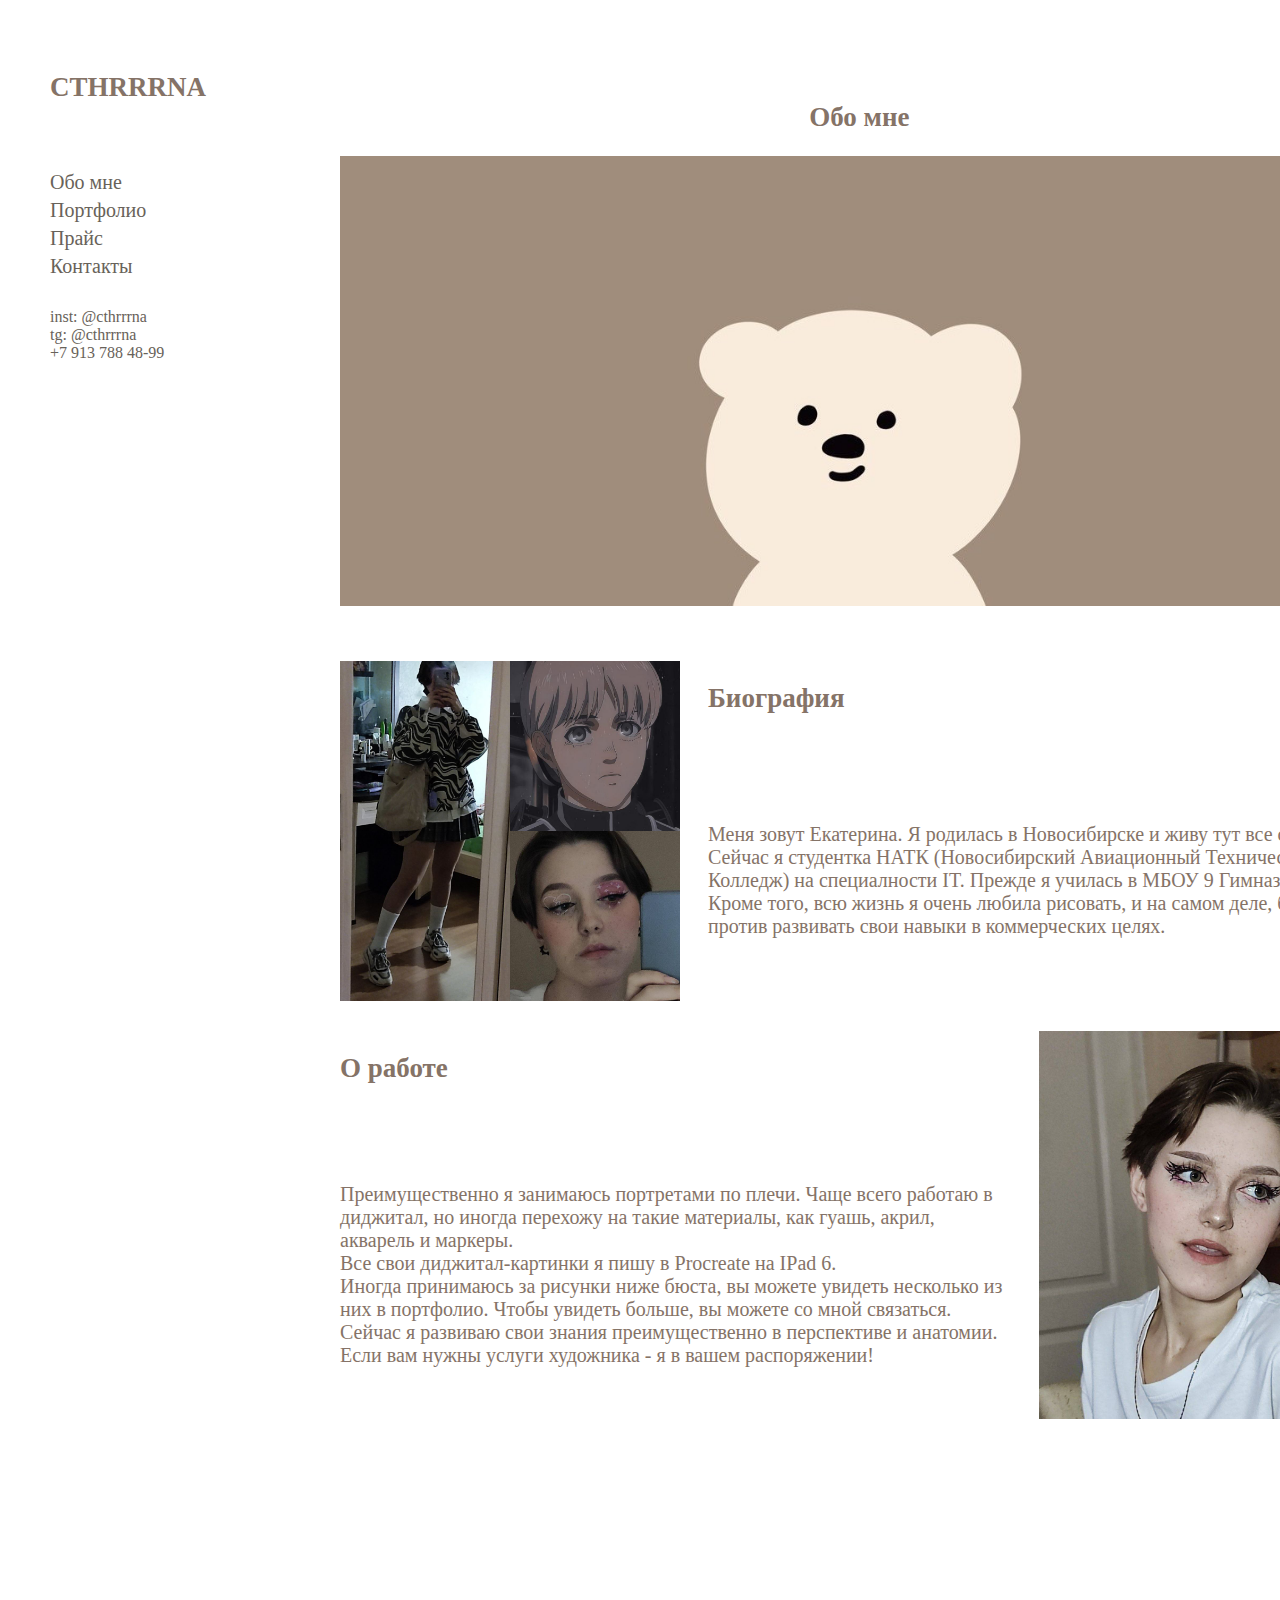
<file: index.html>
<!DOCTYPE html>
<html lang="ru">
    <head>
        <meta charset="UTF-8">
        <link rel="stylesheet" href="css/style.css" />
        <link rel="stylesheet" href="css/main.css" />
        <title>CTHRRRNA</title>
    </head>

    <body>

        <div class="nav">
            <h2>CTHRRRNA</h2>
            <div class="info">
                <a class="nav-item" href="index.html">Обо мне</a>
                <a class="nav-item" href="portfolio.html">Портфолио</a>
                <a class="nav-item" href="price.html">Прайс</a>
                <a class="nav-item" href="contacts.html">Контакты</a>

                <div class="nav-contacts">
                    <a href="https://www.instagram.com/cthrrrna/">inst:
                        @cthrrrna</a> <br>
                    <a href="https://t.me/cthrrrna">tg: @cthrrrna</a> <br>
                    <a href="tel:89137884899"> +7 913 788 48-99 </a>
                </div>

            </div>
        </div>



        <div class="content">

            <div class="content-header">
                <h2>Обо мне</h2>
                <img class="hat-paper" src="pic/мишка.jpg" />
            </div>

            <div class="all-text">

                <div class="biography">
                    <img class="me-pic" src="pic/me.jpg" />
                    <div class="text">
                        <h2>Биография</h2> <br>
                        Меня зовут Екатерина. Я родилась в Новосибирске и живу
                        тут
                        все свои 17 лет. Сейчас я студентка НАТК (Новосибирский
                        Авиационный Технический Колледж) на специалности IT.
                        Прежде я училась в МБОУ 9 Гимназия. <br>
                        Кроме того, всю жизнь я очень любила рисовать, и на
                        самом
                        деле, была бы не против развивать свои навыки в
                        коммерческих целях.
                    </div>

                </div>

                <div class="work">
                    <div class="text-2">
                        <h2>О работе</h2> <br>
                        Преимущественно я занимаюсь портретами по плечи. Чаще
                        всего работаю в диджитал, но иногда перехожу
                        на такие материалы, как гуашь, акрил, акварель и
                        маркеры. <br>
                        Все свои диджитал-картинки я пишу в Procreate на IPad 6.<br>
                        Иногда принимаюсь за рисунки ниже бюста, вы можете
                        увидеть несколько из них в портфолио. Чтобы увидеть
                        больше, вы можете со мной связаться. <br>
                        Сейчас я развиваю свои знания преимущественно в
                        перспективе и анатомии. <br>
                        Если вам нужны услуги художника - я в вашем
                        распоряжении!
                    </div>
                    <img class="me-pic" src="pic/мое фото 2.jpg" />
                </div>

            </div>

            <footer></footer>
            
        </div>



    </body>

</html>
</file>
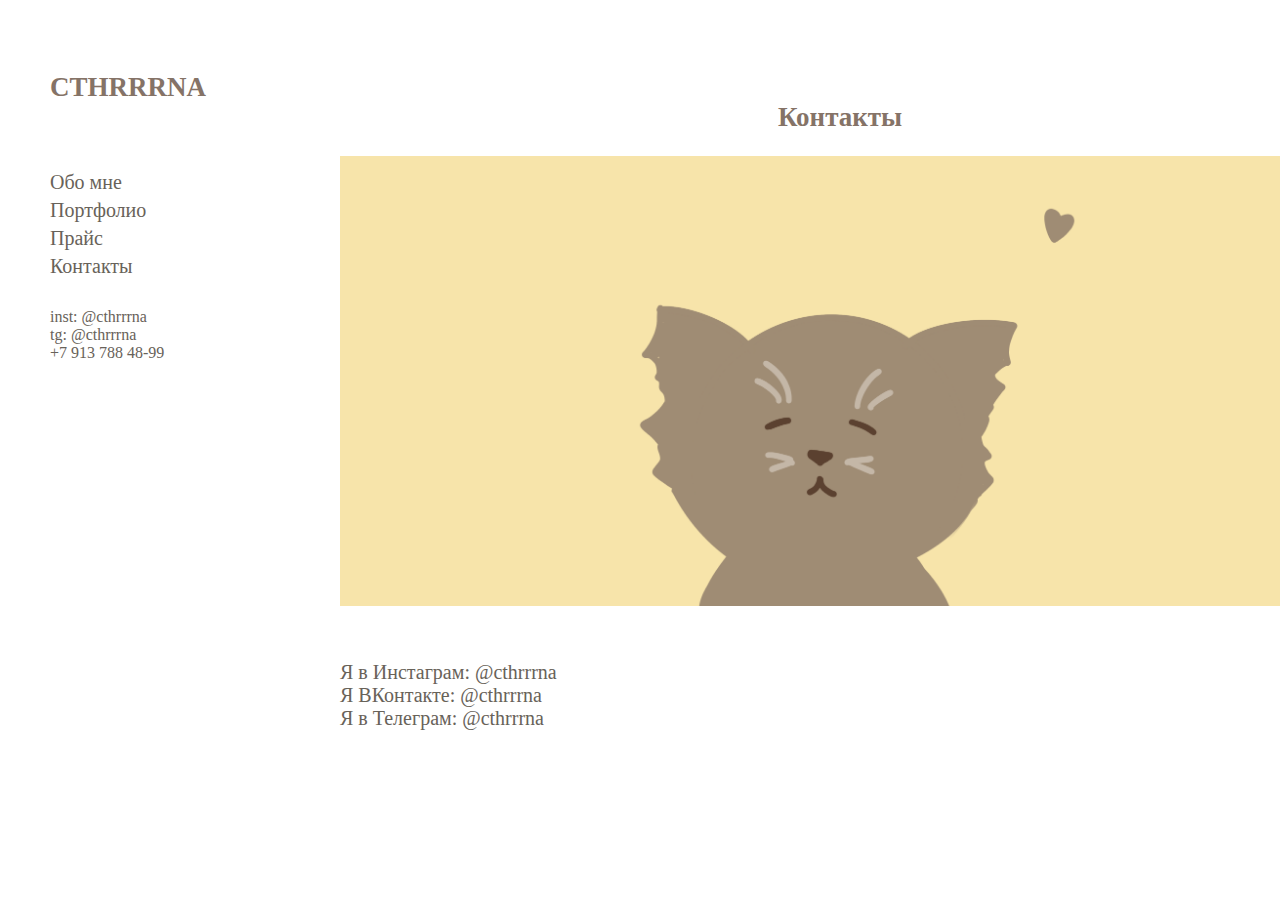
<file: contacts.html>
<!DOCTYPE html>
<html lang="ru">
    <head>
        <meta charset="UTF-8" />
        <link rel="stylesheet" href="css/style.css" />
        <link rel="stylesheet" href="css/contacts.css" />
        <title>CTHRRRNA</title>
    </head>

    <body>

        <div class="nav">
            <h2>CTHRRRNA</h2>
            <div class="info">
                <a class="nav-item" href="index.html">Обо мне</a>
                <a class="nav-item" href="portfolio.html">Портфолио</a>
                <a class="nav-item" href="price.html">Прайс</a>
                <a class="nav-item" href="contacts.html">Контакты</a>

                <div class="nav-contacts">
                    <a href="https://www.instagram.com/cthrrrna/">inst:
                        @cthrrrna</a> <br>
                    <a href="https://t.me/cthrrrna">tg: @cthrrrna</a> <br>
                    <a href="tel:89137884899"> +7 913 788 48-99 </a>
                </div>

            </div>
        </div>

        <div class="content">

            <div class="content-header">
                <h2>Контакты</h2>
                <img class="hat-paper" src="pic/kisa.PNG" />
            </div>

            <a href="https://www.instagram.com/cthrrrna/">Я в Инстаграм: @cthrrrna</a><br>
            <a href="https://www.vk.com/cthrrrna/">Я ВКонтакте: @cthrrrna</a><br>
            <a href="https://t.me/cthrrrna">Я в Телеграм: @cthrrrna</a><br>

            <footer></footer>
            
        </div>

    </body>

</html>
</file>
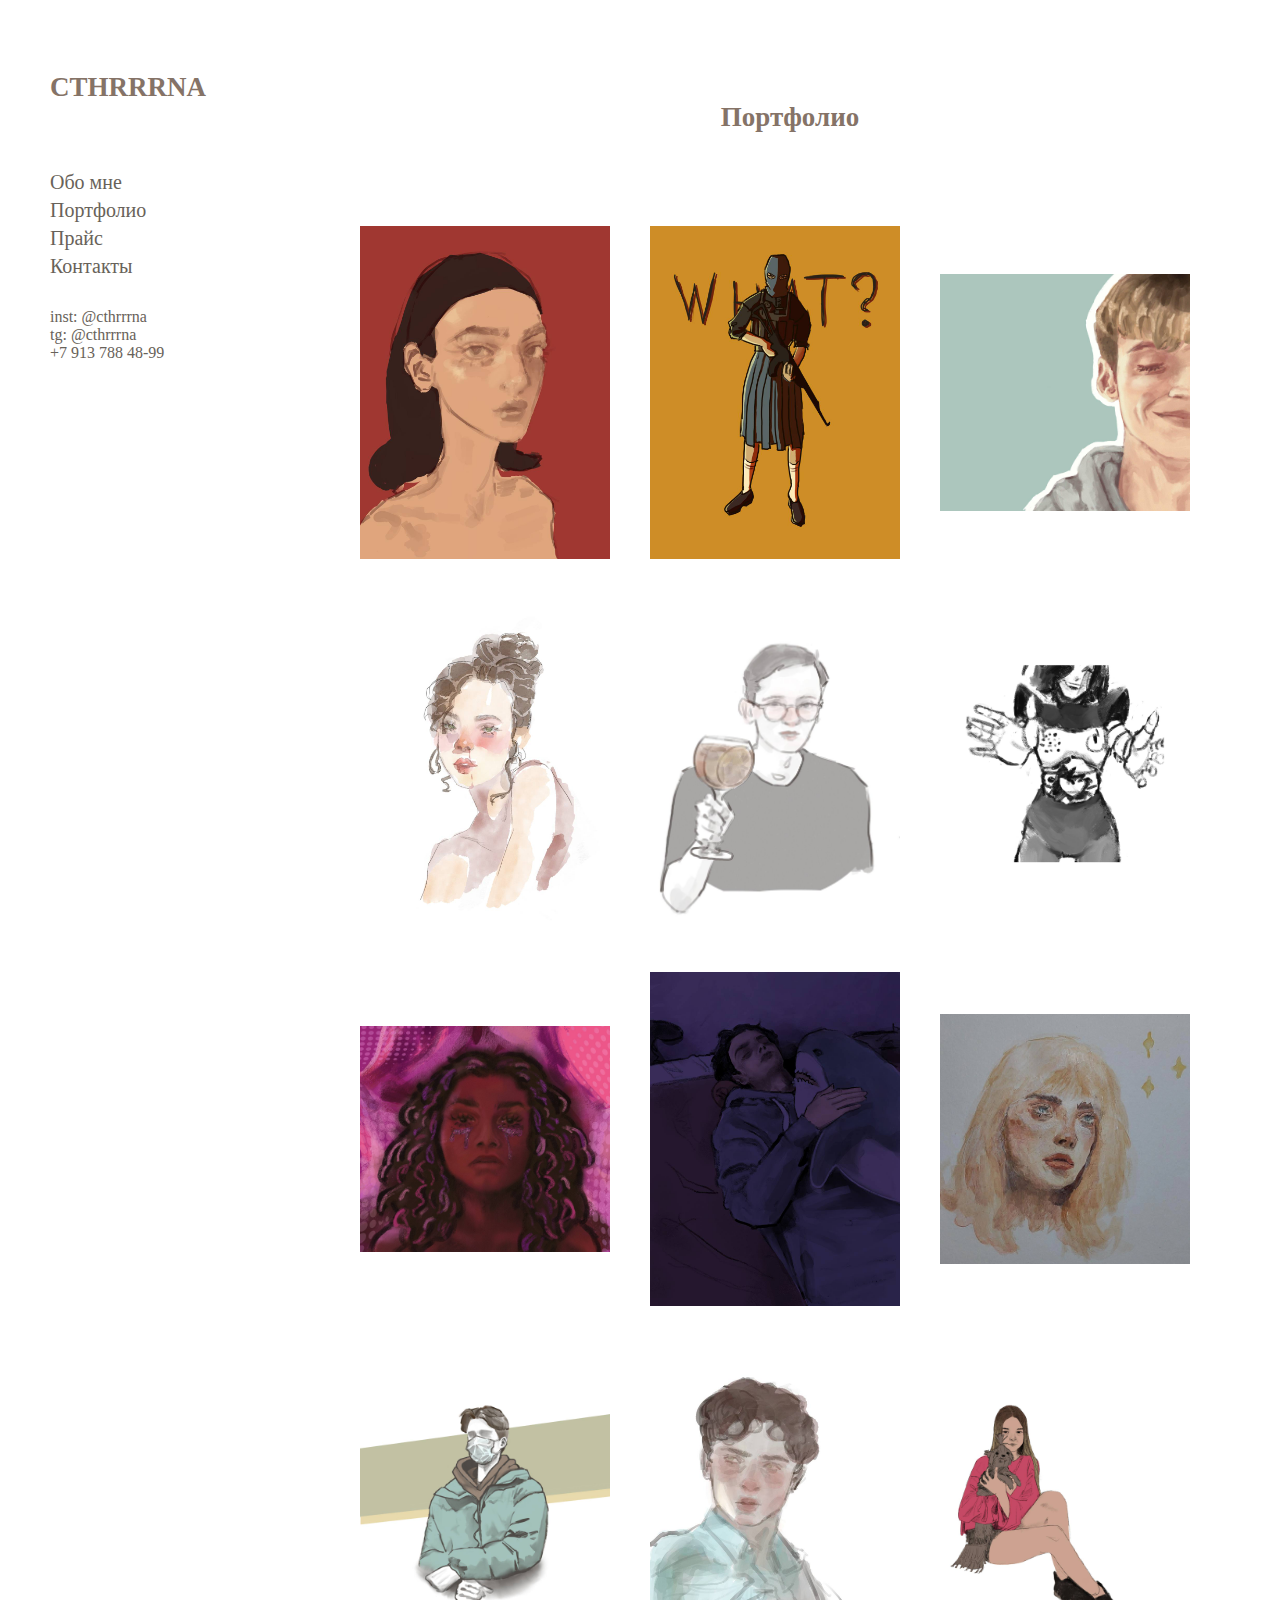
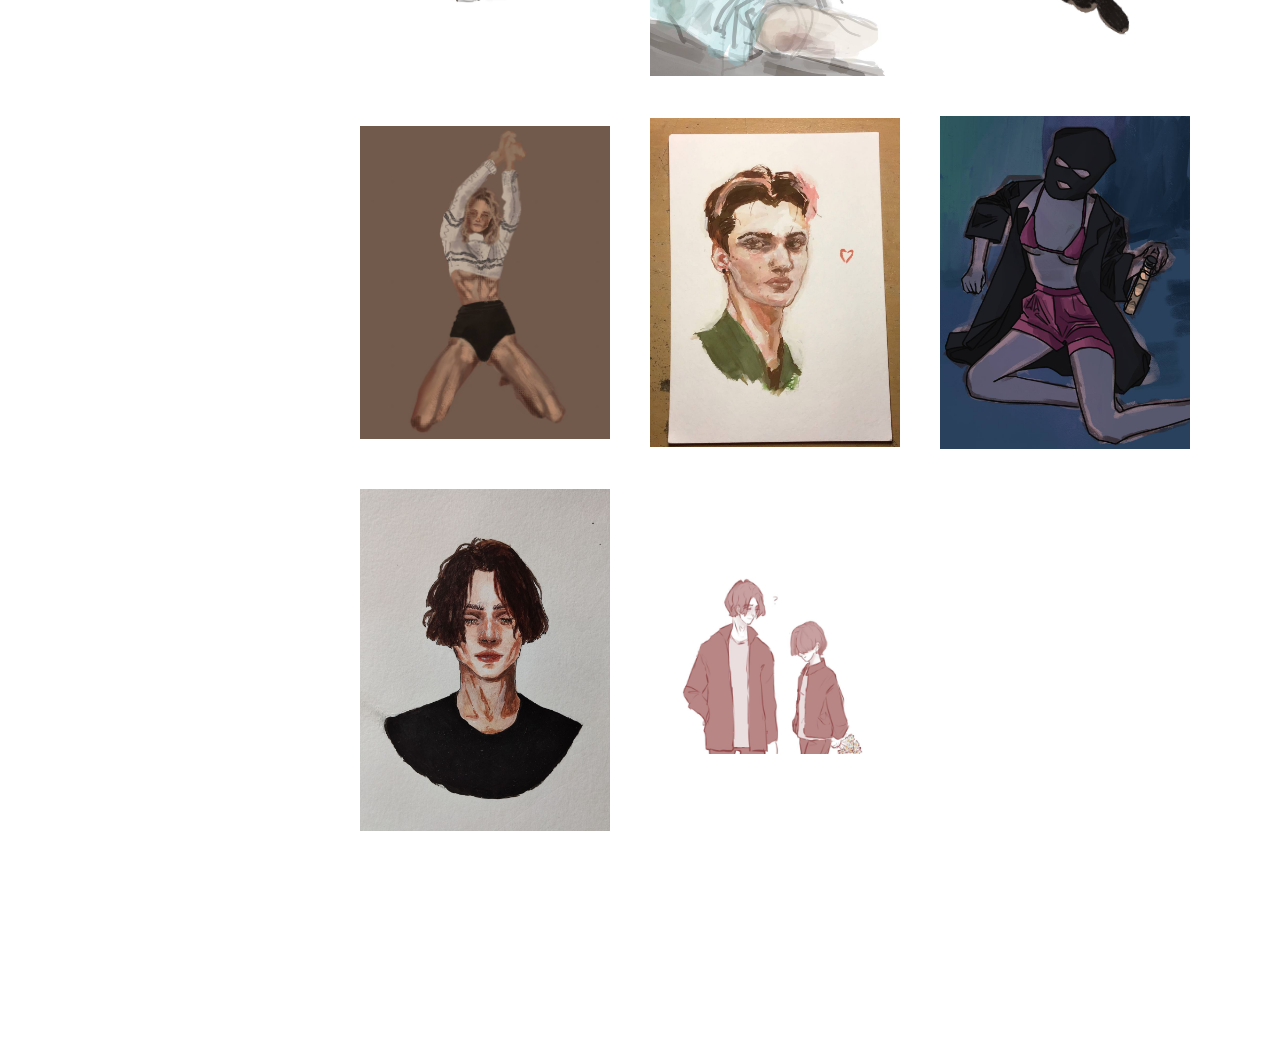
<file: portfolio.html>
<!DOCTYPE html>
<html lang="ru">
    <head>
        <meta charset="UTF-8">
        <link rel="stylesheet" href="css/style.css" />
        <link rel="stylesheet" href="css/portfolio.css" />
        <link rel="stylesheet" href="dist/css/lightbox.css">
        <title>CTHRRRNA</title>
    </head>

    <body>

        <div class="nav">
            <h2>CTHRRRNA</h2>
            <div class="info">
                <a class="nav-item" href="index.html">Обо мне</a>
                <a class="nav-item" href="portfolio.html">Портфолио</a>
                <a class="nav-item" href="price.html">Прайс</a>
                <a class="nav-item" href="contacts.html">Контакты</a>

                <div class="nav-contacts">
                    <a href="https://www.instagram.com/cthrrrna/">inst: @cthrrrna</a> <br>
                    <a href="https://t.me/cthrrrna">tg: @cthrrrna</a> <br>
                    <a href="tel:89137884899"> +7 913 788 48-99 </a>
                </div>

            </div>
        </div>

        <div class="content">

            <div class="content-header">
                <h2>
                    Портфолио
                </h2>
            </div>

            <div class="galery">
                <a href="pic/ktoto.jpg" data-lightbox="test"><img class="portfolio-cover" src="pic/ktoto.jpg"></a>
                <a href="pic/trrst.jpg" data-lightbox="test"><img class="portfolio-cover" src="pic/trrst.jpg"></a>
                <a href="pic/Рома.jpg" data-lightbox="test"><img class="portfolio-cover" src="pic/Рома.jpg"></a>
                <a href="pic/ktota.jpg" data-lightbox="test"><img class="portfolio-cover" src="pic/ktota.jpg"></a>
                <a href="pic/Артем.jpg" data-lightbox="test"><img class="portfolio-cover" src="pic/Артем.jpg"></a>
                <a href="pic/меттатон.jpg" data-lightbox="test"><img class="portfolio-cover" src="pic/меттатон.jpg"></a>
                <a href="pic/Ру.jpg" data-lightbox="test"><img class="portfolio-cover" src="pic/Ру.jpg"></a>
                <a href="pic/Рома 3.jpg" data-lightbox="test"><img class="portfolio-cover" src="pic/Рома 3.jpg"></a>
                <a href="pic/билли.jpg"" data-lightbox="test"><img class="portfolio-cover" src="pic/билли.jpg"></a>
                <a href="pic/Рома 4.jpg" data-lightbox="test"><img class="portfolio-cover" src="pic/Рома 4.jpg"></a> 
                <a href="pic/tsh.jpg" data-lightbox="test"><img class="portfolio-cover" src="pic/tsh.jpg"></a>
                <a href="pic/Настя.jpg" data-lightbox="test"><img class="portfolio-cover" src="pic/Настя.jpg"></a>
                <a href="pic/полнорост 2.jpg" data-lightbox="test"><img class="portfolio-cover" src="pic/полнорост 2.jpg"></a>
                <a href="pic/Рома 5.jpg" data-lightbox="test"><img class="portfolio-cover" src="pic/Рома 5.jpg"></a>
                <a href="pic/полнорост.jpg" data-lightbox="test"><img class="portfolio-cover" src="pic/полнорост.jpg"></a>
                <a href="pic/Roma.jpg" data-lightbox="test"><img class="portfolio-cover" src="pic/Roma.jpg"></a>
                <a href="pic/Romashki.jpg" data-lightbox="test"><img class="portfolio-cover" src="pic/Romashki.jpg"></a>
            </div>

            <footer></footer>

        </div>

    <script src="dist/js/lightbox-plus-jquery.js"></script>
    </body>

</html>
</file>
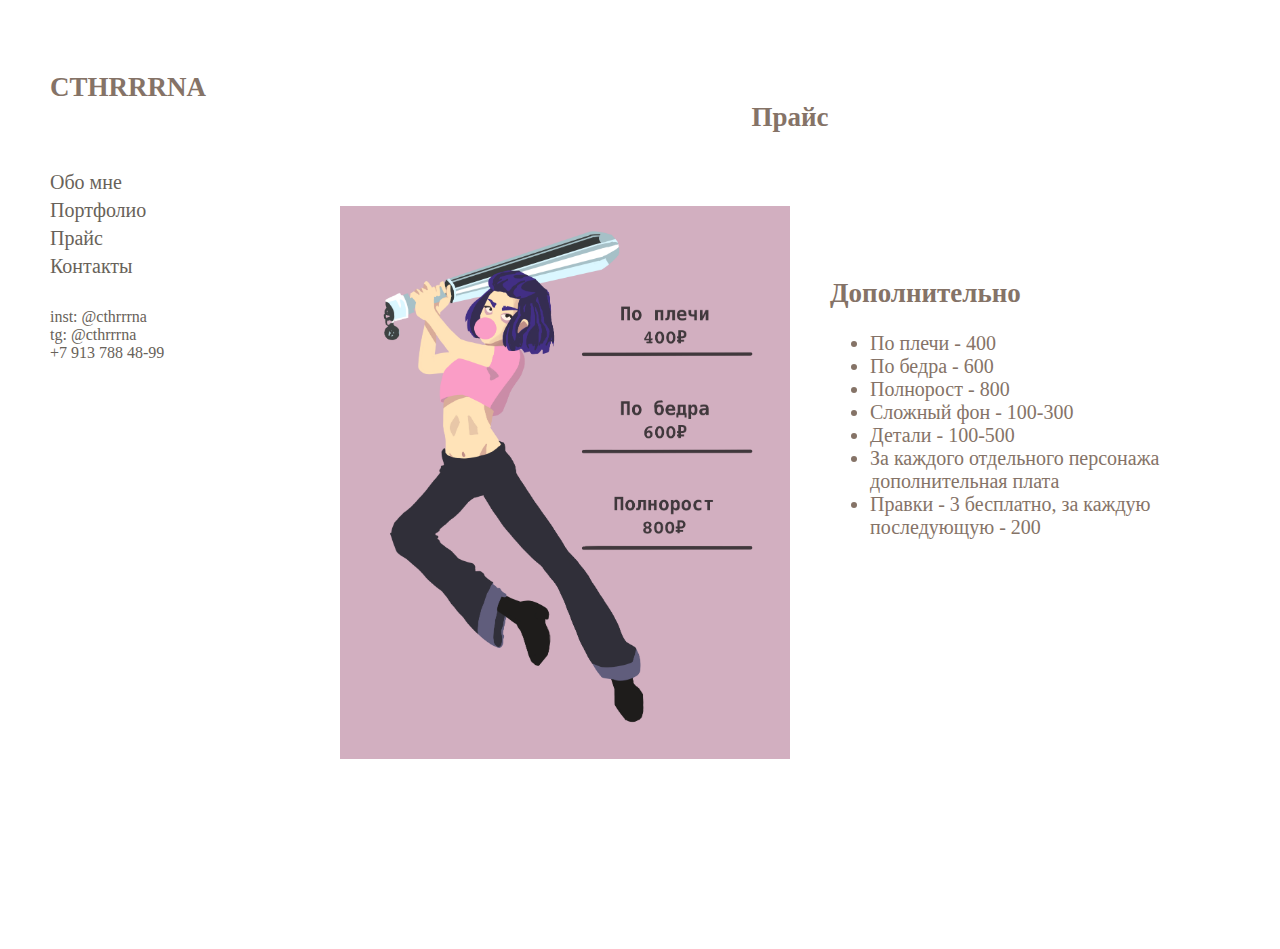
<file: price.html>
<!DOCTYPE html>
<html lang="ru">
    <head>
        <meta charset="UTF-8">
        <link rel="stylesheet" href="css/style.css" />
        <link rel="stylesheet" href="css/price.css" />
        <title>CTHRRRNA</title>
    </head>

    <body>

        <div class="nav">
            <h2>CTHRRRNA</h2>
            <div class="info">
                <a class="nav-item" href="index.html">Обо мне</a>
                <a class="nav-item" href="portfolio.html">Портфолио</a>
                <a class="nav-item" href="price.html">Прайс</a>
                <a class="nav-item" href="contacts.html">Контакты</a>

                <div class="nav-contacts">
                    <a href="https://www.instagram.com/cthrrrna/">inst: @cthrrrna</a> <br>
                    <a href="https://t.me/cthrrrna">tg: @cthrrrna</a> <br>
                    <a href="tel:89137884899"> +7 913 788 48-99 </a>
                </div>

            </div>
        </div>

        <div class="content">

             <div class="content-header">
                    <h2>Прайс</h2></div>
             <div class="price">

                <img class="price-pic" src="pic/IMG_4436.PNG" />

                <div class="info-price">
                    <h2>Дополнительно</h2>

                    <ul>
                        <li>По плечи - 400</li>
                        <li>По бедра - 600</li>
                        <li>Полнорост - 800</li>
                        <li>Сложный фон - 100-300</li>
                        <li>Детали - 100-500</li>
                        <li>За каждого отдельного персонажа дополнительная плата</li>
                        <li>Правки - 3 бесплатно, за каждую последующую - 200</li>
                    </ul>

                </div>
                
            </div>

            <footer></footer>
            
        </div>

    </body>

</html>
</file>
<file: css/style.css>
body {
    font-family: 'palatino linotype'; 
    margin: 0;
    color: rgb(133, 115, 103);
    display: flex;
}

a {
    text-decoration: none;
    color: rgb(104, 98, 89);
}

a:hover {
    color: rgb(192, 159, 137);
}

h2 {
    font-size: 27px;
}

.hat-paper {
    height: 450px;
}

.nav {
    line-height: center;
    margin: 50px;
    font-size: 20px;
    display: flex;
    flex-direction: column;
    justify-content: left;
    min-width: 200px;
}

.nav .nav-item{

    padding-top: 5px;
    display: flex;
    justify-content: left;
}

.info {
    padding-top: 40px;
}

.nav-contacts {
    font-size: 16px ;
    padding-top: 30px;
}

.content {
    margin-top: 40px;
    padding: 40px;
    font-size: 20px;
}

.content-header {
    text-align: center;
    padding-bottom: 50px;
}

footer {
    margin: 150px;
}
</file>
<file: css/main.css>
.me-pic{
    width: 340px;
    display: block;
}

.all-text {
    display: flex;
    flex-direction: column;
}


.biography {
    display: flex;
    flex-direction: row;
}

.work {
    display: flex;
    flex-direction: row;
    padding-top: 30px;
}

.text {
    padding-left: 28px;
    display: flex;
    word-wrap: break-all;
    flex-wrap: wrap;
}

.text-2 {
    padding-right: 28px;
    display: flex;
    word-wrap: break-all;
    flex-wrap: wrap;
}
</file>
<file: css/contacts.css>
.contacts-pic {
    display: block;
    width: 100px;
    max-width: 100px;
}

.pic-description {
    text-align: end;
}
</file>
<file: css/portfolio.css>
.galery{
    display: flex;
    flex-wrap: wrap;
    align-items: center;
}

.portfolio-cover {
    width: 250px;
    padding: 20px;
    display: block;
}
</file>
<file: css/price.css>
.info-price {
    padding: 40px;
    padding-top: 50px;
}

.price {
    display: flex;
}

.price-pic {
    width: 450px;
    display: block;
}
</file>
